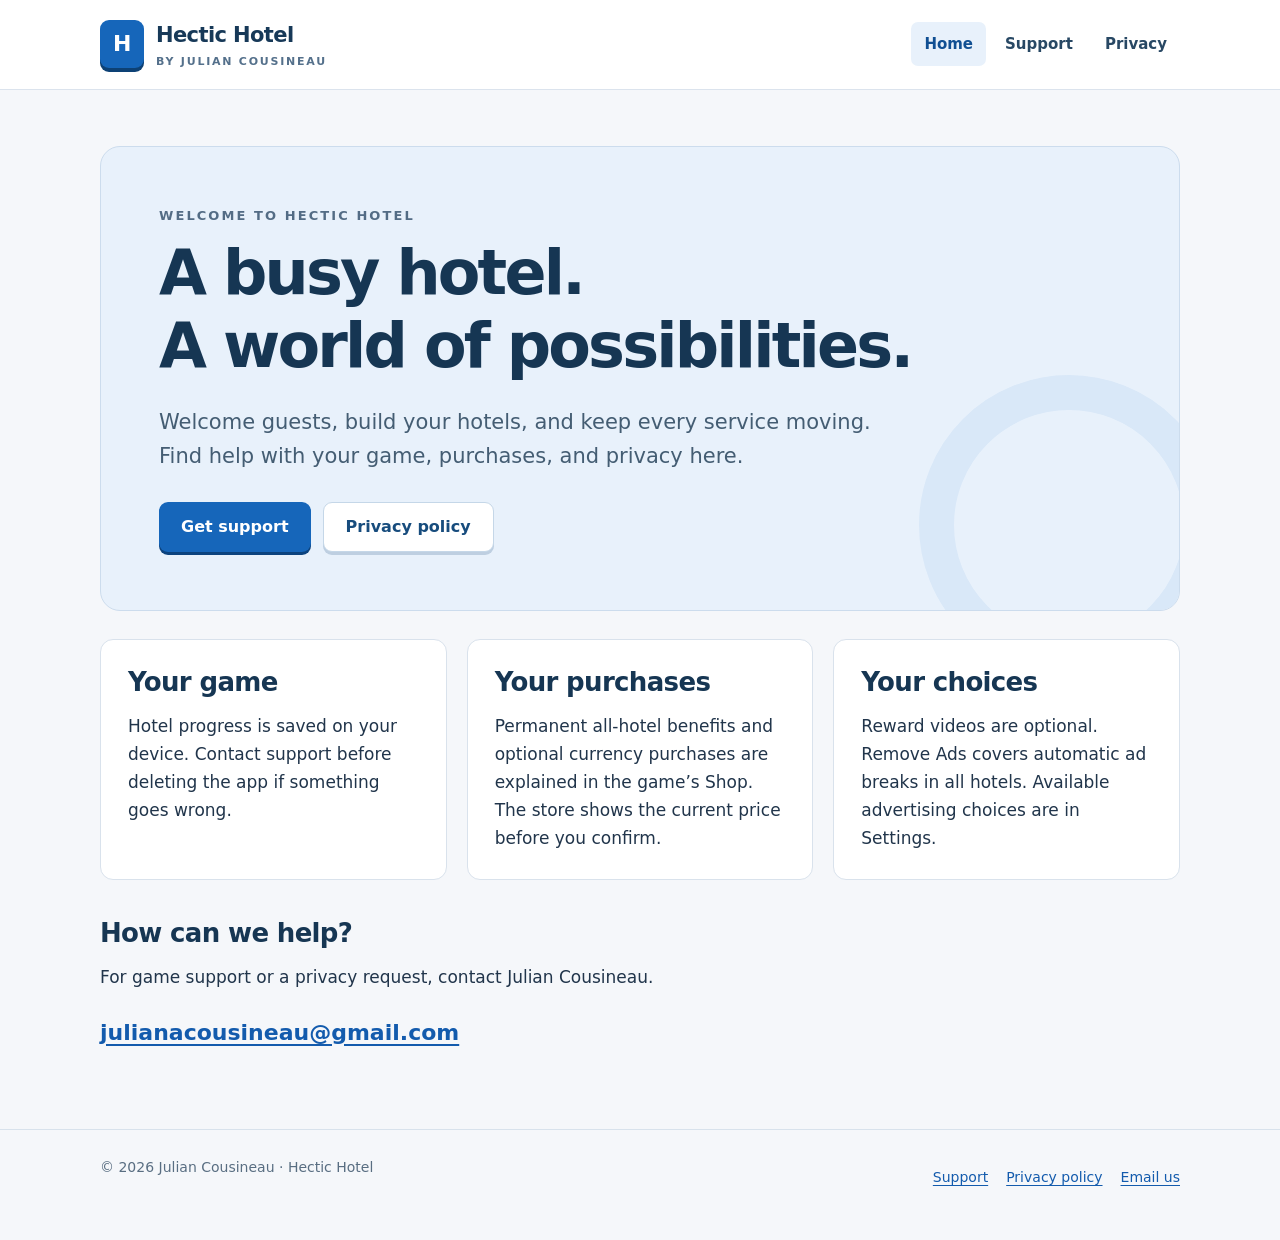
<file: index.html>
<!doctype html>
<html lang="en"><head><meta charset="utf-8"><meta name="viewport" content="width=device-width, initial-scale=1"><meta name="description" content="Help, support and privacy information for Hectic Hotel by Julian Cousineau."><meta name="color-scheme" content="light"><meta name="referrer" content="strict-origin-when-cross-origin"><title>Official support · Hectic Hotel</title><link rel="stylesheet" href="styles.css"></head><body><a class="skip" href="#main">Skip to content</a><header class="site-header"><div class="wrap header-inner"><a class="brand" href="index.html"><span class="badge" aria-hidden="true">H</span><span>Hectic Hotel<small>By Julian Cousineau</small></span></a><nav aria-label="Main navigation"><a href="index.html" aria-current="page">Home</a><a href="support.html">Support</a><a href="privacy.html">Privacy</a></nav></div></header><main id="main" class="wrap"><section class="hero"><p class="eyebrow">Welcome to Hectic Hotel</p><h1>A busy hotel.<br>A world of possibilities.</h1><p class="lead">Welcome guests, build your hotels, and keep every service moving. Find help with your game, purchases, and privacy here.</p><div class="actions"><a class="button" href="support.html">Get support</a><a class="button secondary" href="privacy.html">Privacy policy</a></div></section><section aria-label="Player information" class="grid"><article class="card"><h2 style="margin-top:0">Your game</h2><p>Hotel progress is saved on your device. Contact support before deleting the app if something goes wrong.</p></article><article class="card"><h2 style="margin-top:0">Your purchases</h2><p>Permanent all-hotel benefits and optional currency purchases are explained in the game’s Shop. The store shows the current price before you confirm.</p></article><article class="card"><h2 style="margin-top:0">Your choices</h2><p>Reward videos are optional. Remove Ads covers automatic ad breaks in all hotels. Available advertising choices are in Settings.</p></article></section><section class="article"><h2>How can we help?</h2><p>For game support or a privacy request, contact Julian Cousineau.</p><a class="contact" href="mailto:julianacousineau@gmail.com">julianacousineau@gmail.com</a></section></main><footer><div class="wrap footer-inner"><span>© 2026 Julian Cousineau · Hectic Hotel</span><div class="footer-links"><a href="support.html">Support</a><a href="privacy.html">Privacy policy</a><a href="mailto:julianacousineau@gmail.com">Email us</a></div></div></footer></body></html>
</file>
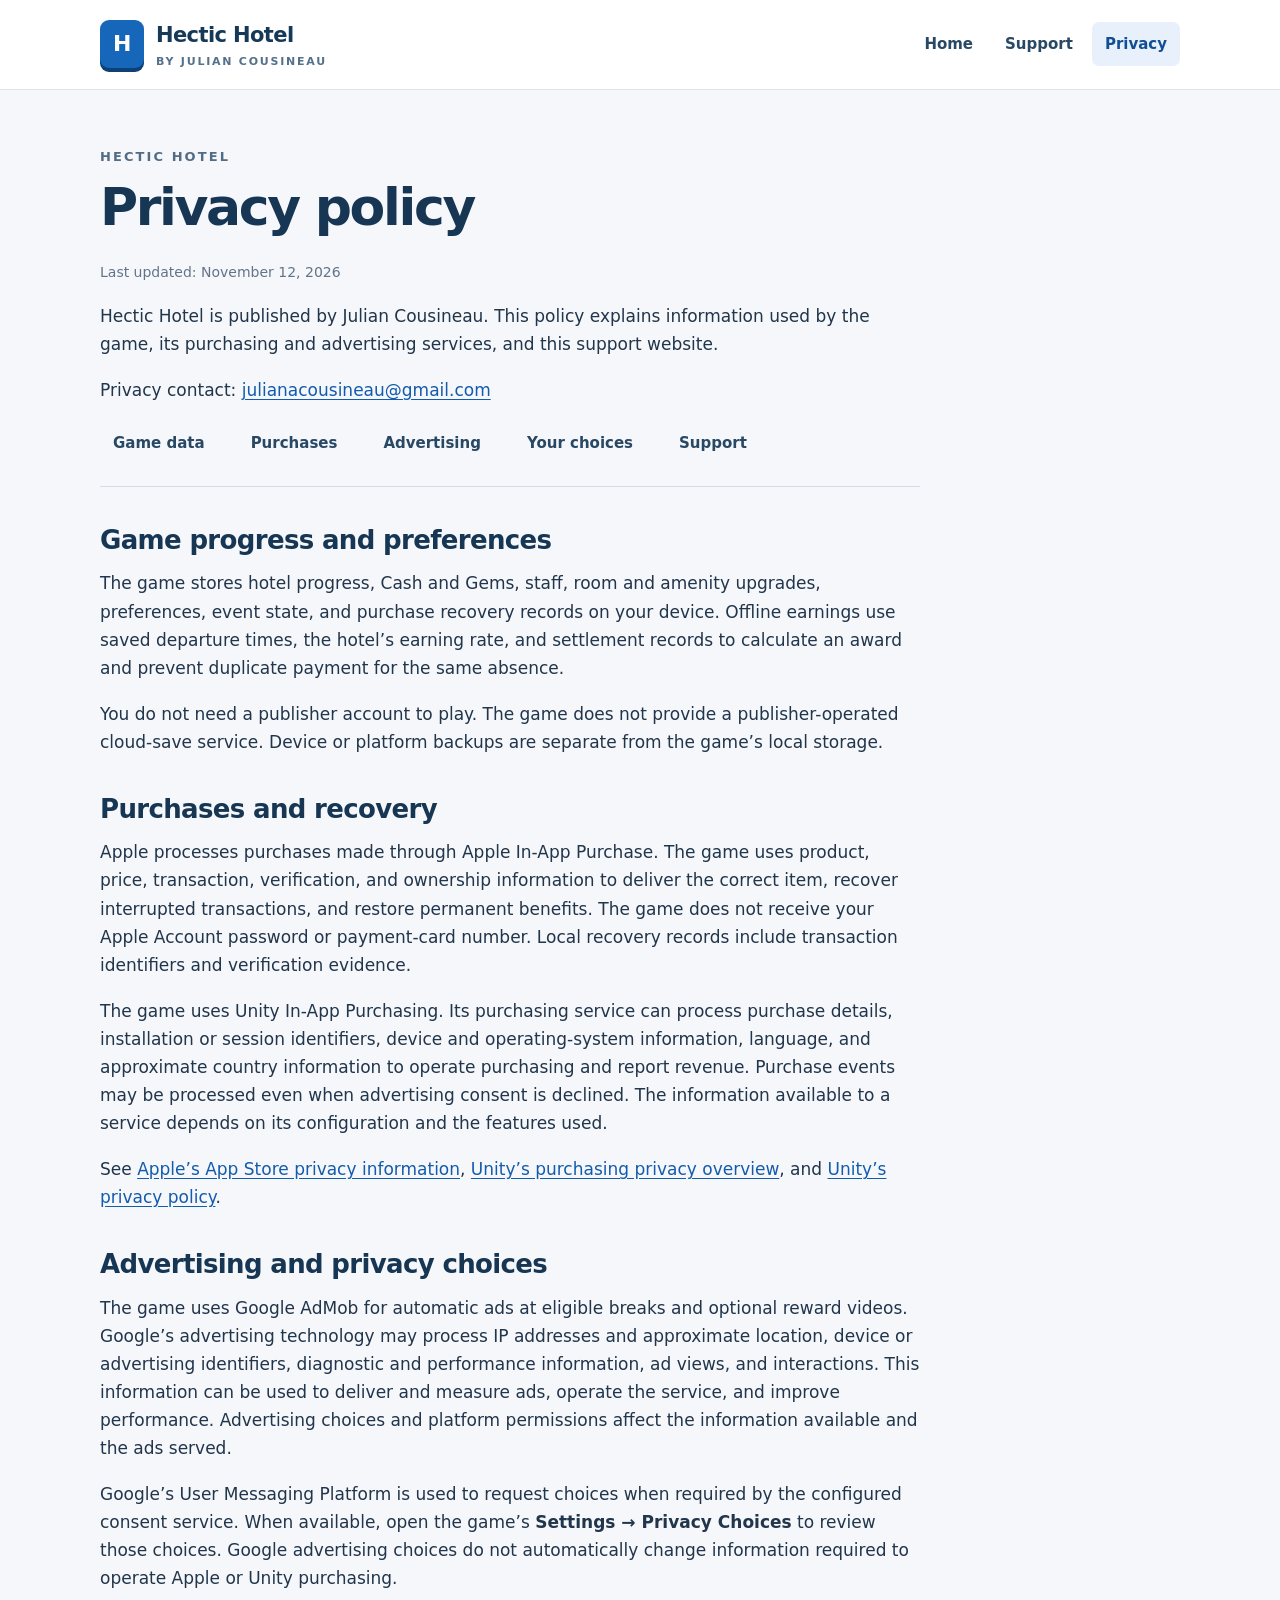
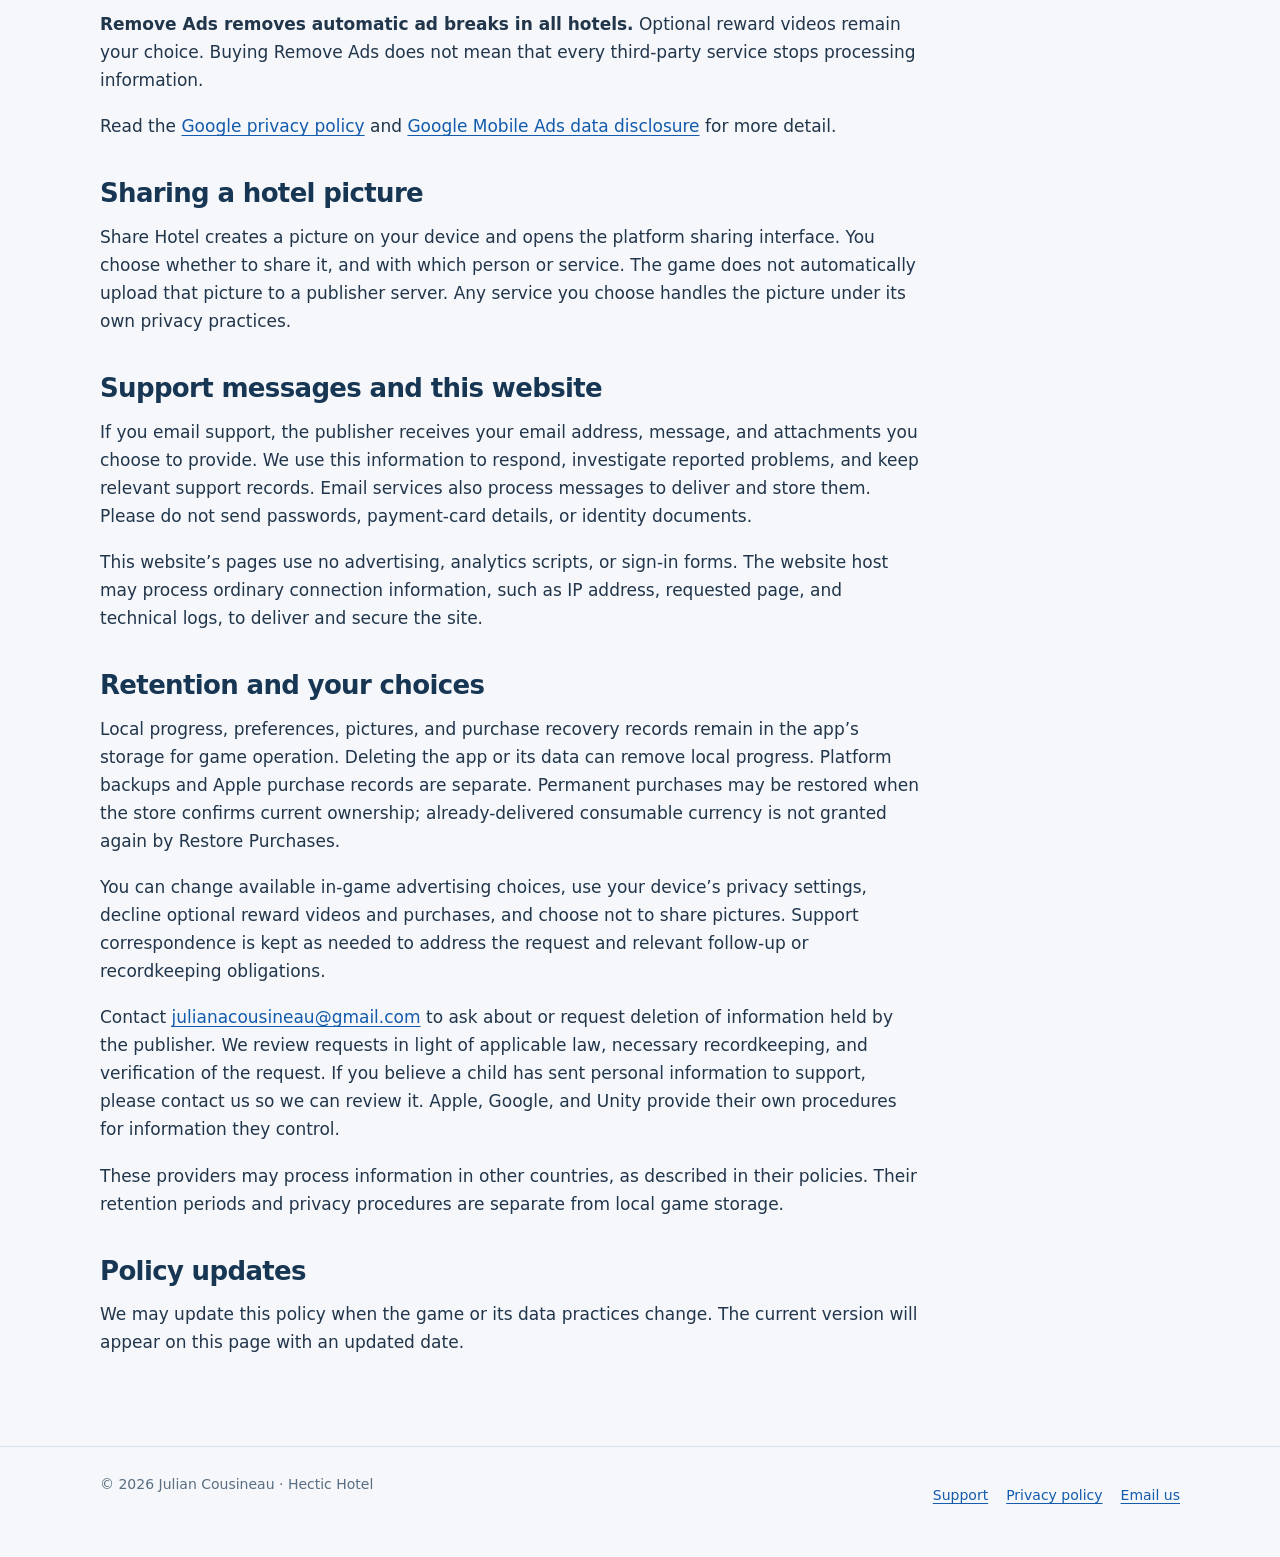
<file: privacy.html>
<!doctype html>
<html lang="en"><head><meta charset="utf-8"><meta name="viewport" content="width=device-width, initial-scale=1"><meta name="description" content="How Hectic Hotel uses local game data, purchases, advertising and support information."><meta name="color-scheme" content="light"><meta name="referrer" content="strict-origin-when-cross-origin"><title>Privacy policy · Hectic Hotel</title><link rel="stylesheet" href="styles.css"></head><body><a class="skip" href="#main">Skip to content</a><header class="site-header"><div class="wrap header-inner"><a class="brand" href="index.html"><span class="badge" aria-hidden="true">H</span><span>Hectic Hotel<small>By Julian Cousineau</small></span></a><nav aria-label="Main navigation"><a href="index.html">Home</a><a href="support.html">Support</a><a href="privacy.html" aria-current="page">Privacy</a></nav></div></header><main id="main" class="wrap"><article class="article"><header class="article-header"><p class="eyebrow">Hectic Hotel</p><h1>Privacy policy</h1><p class="meta">Last updated: November 12, 2026</p><p>Hectic Hotel is published by Julian Cousineau. This policy explains information used by the game, its purchasing and advertising services, and this support website.</p><p>Privacy contact: <a href="mailto:julianacousineau@gmail.com">julianacousineau@gmail.com</a></p><nav class="toc" aria-label="On this page"><a href="#game">Game data</a><a href="#purchases">Purchases</a><a href="#advertising">Advertising</a><a href="#controls">Your choices</a><a href="#support-data">Support</a></nav></header>
<section id="game"><h2>Game progress and preferences</h2><p>The game stores hotel progress, Cash and Gems, staff, room and amenity upgrades, preferences, event state, and purchase recovery records on your device. Offline earnings use saved departure times, the hotel’s earning rate, and settlement records to calculate an award and prevent duplicate payment for the same absence.</p><p>You do not need a publisher account to play. The game does not provide a publisher-operated cloud-save service. Device or platform backups are separate from the game’s local storage.</p></section>
<section id="purchases"><h2>Purchases and recovery</h2><p>Apple processes purchases made through Apple In-App Purchase. The game uses product, price, transaction, verification, and ownership information to deliver the correct item, recover interrupted transactions, and restore permanent benefits. The game does not receive your Apple Account password or payment-card number. Local recovery records include transaction identifiers and verification evidence.</p><p>The game uses Unity In-App Purchasing. Its purchasing service can process purchase details, installation or session identifiers, device and operating-system information, language, and approximate country information to operate purchasing and report revenue. Purchase events may be processed even when advertising consent is declined. The information available to a service depends on its configuration and the features used.</p><p>See <a href="https://www.apple.com/legal/privacy/data/en/app-store/">Apple’s App Store privacy information</a>, <a href="https://docs.unity.com/en-us/iap/privacy-and-consent/overview">Unity’s purchasing privacy overview</a>, and <a href="https://unity.com/legal/privacy-policy">Unity’s privacy policy</a>.</p></section>
<section id="advertising"><h2>Advertising and privacy choices</h2><p>The game uses Google AdMob for automatic ads at eligible breaks and optional reward videos. Google’s advertising technology may process IP addresses and approximate location, device or advertising identifiers, diagnostic and performance information, ad views, and interactions. This information can be used to deliver and measure ads, operate the service, and improve performance. Advertising choices and platform permissions affect the information available and the ads served.</p><p>Google’s User Messaging Platform is used to request choices when required by the configured consent service. When available, open the game’s <strong>Settings → Privacy Choices</strong> to review those choices. Google advertising choices do not automatically change information required to operate Apple or Unity purchasing.</p><p><strong>Remove Ads removes automatic ad breaks in all hotels.</strong> Optional reward videos remain your choice. Buying Remove Ads does not mean that every third-party service stops processing information.</p><p>Read the <a href="https://policies.google.com/privacy">Google privacy policy</a> and <a href="https://developers.google.com/admob/ios/privacy/data-disclosure">Google Mobile Ads data disclosure</a> for more detail.</p></section>
<section><h2>Sharing a hotel picture</h2><p>Share Hotel creates a picture on your device and opens the platform sharing interface. You choose whether to share it, and with which person or service. The game does not automatically upload that picture to a publisher server. Any service you choose handles the picture under its own privacy practices.</p></section>
<section id="support-data"><h2>Support messages and this website</h2><p>If you email support, the publisher receives your email address, message, and attachments you choose to provide. We use this information to respond, investigate reported problems, and keep relevant support records. Email services also process messages to deliver and store them. Please do not send passwords, payment-card details, or identity documents.</p><p>This website’s pages use no advertising, analytics scripts, or sign-in forms. The website host may process ordinary connection information, such as IP address, requested page, and technical logs, to deliver and secure the site.</p></section>
<section id="controls"><h2>Retention and your choices</h2><p>Local progress, preferences, pictures, and purchase recovery records remain in the app’s storage for game operation. Deleting the app or its data can remove local progress. Platform backups and Apple purchase records are separate. Permanent purchases may be restored when the store confirms current ownership; already-delivered consumable currency is not granted again by Restore Purchases.</p><p>You can change available in-game advertising choices, use your device’s privacy settings, decline optional reward videos and purchases, and choose not to share pictures. Support correspondence is kept as needed to address the request and relevant follow-up or recordkeeping obligations.</p><p>Contact <a href="mailto:julianacousineau@gmail.com">julianacousineau@gmail.com</a> to ask about or request deletion of information held by the publisher. We review requests in light of applicable law, necessary recordkeeping, and verification of the request. If you believe a child has sent personal information to support, please contact us so we can review it. Apple, Google, and Unity provide their own procedures for information they control.</p><p>These providers may process information in other countries, as described in their policies. Their retention periods and privacy procedures are separate from local game storage.</p></section>
<section><h2>Policy updates</h2><p>We may update this policy when the game or its data practices change. The current version will appear on this page with an updated date.</p></section></article></main><footer><div class="wrap footer-inner"><span>© 2026 Julian Cousineau · Hectic Hotel</span><div class="footer-links"><a href="support.html">Support</a><a href="privacy.html">Privacy policy</a><a href="mailto:julianacousineau@gmail.com">Email us</a></div></div></footer></body></html>
</file>
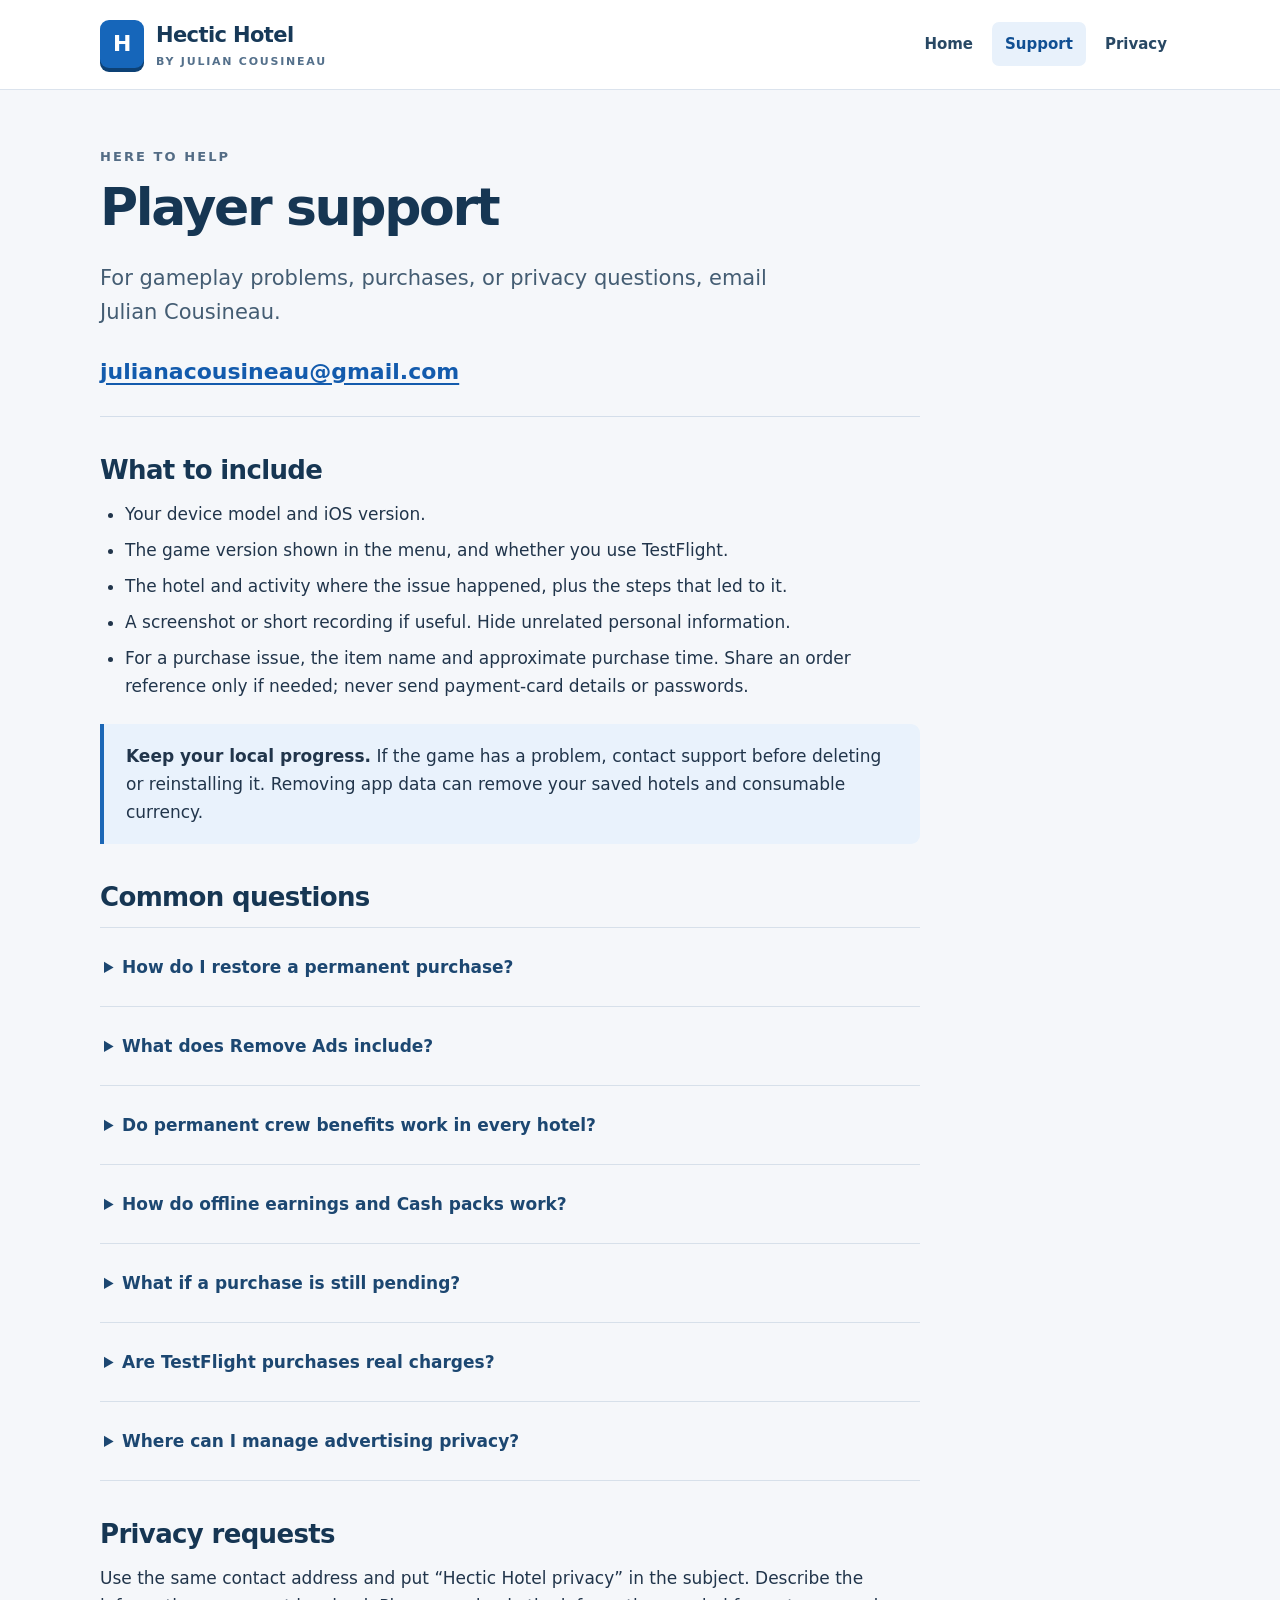
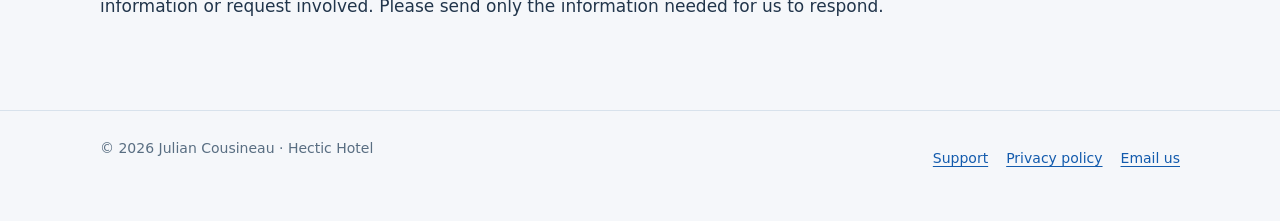
<file: support.html>
<!doctype html>
<html lang="en"><head><meta charset="utf-8"><meta name="viewport" content="width=device-width, initial-scale=1"><meta name="description" content="Get help with Hectic Hotel gameplay, purchases, offline earnings and privacy."><meta name="color-scheme" content="light"><meta name="referrer" content="strict-origin-when-cross-origin"><title>Player support · Hectic Hotel</title><link rel="stylesheet" href="styles.css"></head><body><a class="skip" href="#main">Skip to content</a><header class="site-header"><div class="wrap header-inner"><a class="brand" href="index.html"><span class="badge" aria-hidden="true">H</span><span>Hectic Hotel<small>By Julian Cousineau</small></span></a><nav aria-label="Main navigation"><a href="index.html">Home</a><a href="support.html" aria-current="page">Support</a><a href="privacy.html">Privacy</a></nav></div></header><main id="main" class="wrap"><article class="article"><header class="article-header"><p class="eyebrow">Here to help</p><h1>Player support</h1><p class="lead">For gameplay problems, purchases, or privacy questions, email Julian Cousineau.</p><a class="contact" href="mailto:julianacousineau@gmail.com?subject=Hectic%20Hotel%20support">julianacousineau@gmail.com</a></header><section><h2>What to include</h2><ul><li>Your device model and iOS version.</li><li>The game version shown in the menu, and whether you use TestFlight.</li><li>The hotel and activity where the issue happened, plus the steps that led to it.</li><li>A screenshot or short recording if useful. Hide unrelated personal information.</li><li>For a purchase issue, the item name and approximate purchase time. Share an order reference only if needed; never send payment-card details or passwords.</li></ul><div class="notice"><p><strong>Keep your local progress.</strong> If the game has a problem, contact support before deleting or reinstalling it. Removing app data can remove your saved hotels and consumable currency.</p></div></section><section><h2>Common questions</h2><details><summary>How do I restore a permanent purchase?</summary><p>Use the same Apple Account that made the purchase, connect to the internet, and open <strong>Settings → Restore Purchases</strong> in the game. Restore is also available from the Shop’s permanent offers when supported. Wait for the store’s result before trying again.</p><p>Permanent benefits apply when Apple confirms ownership. Currency that has already been delivered is consumable and is not granted again by Restore Purchases. See <a href="https://support.apple.com/en-us/108096">Apple’s purchase recovery help</a>.</p></details><details><summary>What does Remove Ads include?</summary><p>Remove Ads is a permanent benefit covering automatic ad breaks in all hotels. Reward videos remain optional. Remove Ads is sold separately from crew packs.</p></details><details><summary>Do permanent crew benefits work in every hotel?</summary><p>The permanent Trash, Maid, and Supply benefits apply across all hotels, including future hires where specified. Maid and Supply benefits improve the workers you hire. Hotel progress still determines which staff, rooms, and amenities are available. The Shop explains each offer before purchase.</p></details><details><summary>How do offline earnings and Cash packs work?</summary><p>The game calculates offline earnings from the hotel’s normal operating income, with the percentage and time cap shown in the game. Offline Manager is a permanent all-hotel benefit. A welcome-back message reports Cash already added.</p><p>Cash packs show the exact Cash amount and current hotel income duration before checkout. The store displays the localized price. Purchases are optional; their availability depends on the store and your connection.</p></details><details><summary>What if a purchase is still pending?</summary><p>Let the store finish the transaction and keep the game connected. A pending or unavailable message does not mean that the item was delivered. If the item is still missing, contact support with the item name and approximate time. Check your Apple purchase history before retrying a purchase.</p></details><details><summary>Are TestFlight purchases real charges?</summary><p>Apple In-App Purchases made in TestFlight use Apple’s sandbox and are free for testers. Test purchases do not carry over to the released App Store version. See <a href="https://developer.apple.com/in-app-purchase/">Apple’s testing information</a>.</p></details><details><summary>Where can I manage advertising privacy?</summary><p>Open <strong>Settings → Privacy Choices</strong> when the consent service makes that option available. Your device also provides privacy controls. Read our <a href="privacy.html">privacy policy</a> for information about purchasing, advertising, local saves, and support messages.</p></details></section><section><h2>Privacy requests</h2><p>Use the same contact address and put “Hectic Hotel privacy” in the subject. Describe the information or request involved. Please send only the information needed for us to respond.</p></section></article></main><footer><div class="wrap footer-inner"><span>© 2026 Julian Cousineau · Hectic Hotel</span><div class="footer-links"><a href="support.html">Support</a><a href="privacy.html">Privacy policy</a><a href="mailto:julianacousineau@gmail.com">Email us</a></div></div></footer></body></html>
</file>
<file: styles.css>
*{box-sizing:border-box}html{scroll-behavior:smooth}body{margin:0;background:#f5f7fa;color:#21354b;font:17px/1.65 system-ui,-apple-system,BlinkMacSystemFont,"Segoe UI",sans-serif}a{color:#135bad;text-underline-offset:.2em}a:hover{color:#073e7a}a:focus-visible,summary:focus-visible{outline:3px solid #c88612;outline-offset:5px;border-radius:3px}.wrap{width:min(1080px,calc(100% - 40px));margin:auto}.skip{position:absolute;left:12px;top:-100px;background:white;padding:12px;z-index:5}.skip:focus{top:8px}.site-header{background:#fff;border-bottom:1px solid #dbe3ed}.header-inner{display:flex;align-items:center;justify-content:space-between;gap:20px;padding:18px 0}.brand{display:flex;align-items:center;gap:12px;color:#173958;font-size:21px;font-weight:850;letter-spacing:-.6px;text-decoration:none}.badge{display:grid;place-items:center;flex:none;width:44px;height:48px;border-radius:9px;background:#1666ba;color:#fff;font-size:22px;box-shadow:0 4px 0 #0d4175}.brand small{display:block;font-size:11px;letter-spacing:.16em;text-transform:uppercase;color:#54708b}nav{display:flex;gap:6px;flex-wrap:wrap}nav a{display:inline-flex;align-items:center;min-height:44px;padding:8px 13px;border-radius:7px;text-decoration:none;color:#284864;font-size:15px;font-weight:650}nav a[aria-current=page]{background:#e8f1fb;color:#104f93}main{padding:56px 0 72px}.eyebrow{margin:0 0 10px;color:#536c85;font-size:13px;font-weight:800;letter-spacing:.16em;text-transform:uppercase}h1,h2,h3{line-height:1.18;color:#163653}h1{font-size:clamp(36px,6vw,62px);letter-spacing:-.045em;margin:0 0 22px;max-width:850px}h2{font-size:26px;margin:38px 0 14px;letter-spacing:-.025em}h3{font-size:21px;margin:0 0 12px}p{margin:0 0 18px}.lead{font-size:21px;color:#445d73;max-width:720px}.hero{background:#e8f1fb;border:1px solid #ccdced;border-radius:20px;padding:clamp(26px,5vw,58px);position:relative;overflow:hidden}.hero:after{content:"";position:absolute;right:-40px;bottom:-65px;width:230px;height:230px;border:35px solid #d9e8f8;border-radius:50%;pointer-events:none}.hero>*{position:relative;z-index:1}.actions{display:flex;gap:12px;flex-wrap:wrap;margin-top:28px}.button{display:inline-flex;min-height:48px;align-items:center;justify-content:center;padding:11px 22px;border-radius:9px;background:#1666ba;color:white;text-decoration:none;font-size:16px;font-weight:750;box-shadow:0 3px 0 #0c437e}.button:hover{color:#fff;background:#105aa8}.button.secondary{background:white;color:#174c7d;box-shadow:0 3px 0 #becfe1;border:1px solid #c5d7e8}.grid{display:grid;grid-template-columns:repeat(3,1fr);gap:20px;margin-top:28px}.card{background:#fff;border:1px solid #d9e2ec;border-radius:13px;padding:27px}.card p:last-child{margin:0}.article{max-width:820px}.article-header{padding-bottom:20px;border-bottom:1px solid #d4deea;margin-bottom:32px}.article h1{font-size:clamp(36px,5vw,52px)}.meta{color:#627489;font-size:14px}.notice{background:#e9f2fc;border-left:4px solid #1c67b6;padding:18px 22px;border-radius:0 9px 9px 0;margin:24px 0}.notice p:last-child{margin-bottom:0}ul,ol{padding-left:25px;margin:12px 0 24px}li{margin:8px 0}.contact{font-size:clamp(16px,3.9vw,22px);font-weight:750;overflow-wrap:anywhere;display:inline-flex;min-height:48px;align-items:center}.toc{display:flex;gap:8px 20px;flex-wrap:wrap;font-size:15px}.toc a{display:inline-flex;align-items:center;min-height:44px}details{border-top:1px solid #d7e0ea;padding:17px 0}details:last-child{border-bottom:1px solid #d7e0ea}summary{min-height:44px;cursor:pointer;font-weight:750;color:#1c4771;padding:8px 4px}details p,details ul,details ol{margin-top:12px}footer{border-top:1px solid #d8e2ec;padding:26px 0 40px;color:#596e82;font-size:14px}.footer-inner{display:flex;gap:16px;justify-content:space-between;flex-wrap:wrap}.footer-links{display:flex;gap:18px;flex-wrap:wrap}.footer-links a{min-height:44px;display:inline-flex;align-items:center}strong{font-weight:750}@media(max-width:720px){.grid{grid-template-columns:1fr}.header-inner{align-items:flex-start;flex-direction:column;gap:12px}nav{width:100%;margin-left:-10px}main{padding-top:32px}.lead{font-size:19px}.wrap{width:calc(100% - 32px)}.hero:after{opacity:.5}h2{font-size:24px}.card{padding:23px}}@media(prefers-reduced-motion:reduce){html{scroll-behavior:auto}}@media print{nav,.skip,.actions{display:none}body{background:white;color:black}main{padding:20px 0}.wrap{width:100%}a{color:inherit}.hero,.card{box-shadow:none;border:1px solid #aaa}footer{margin-top:20px}}
</file>
